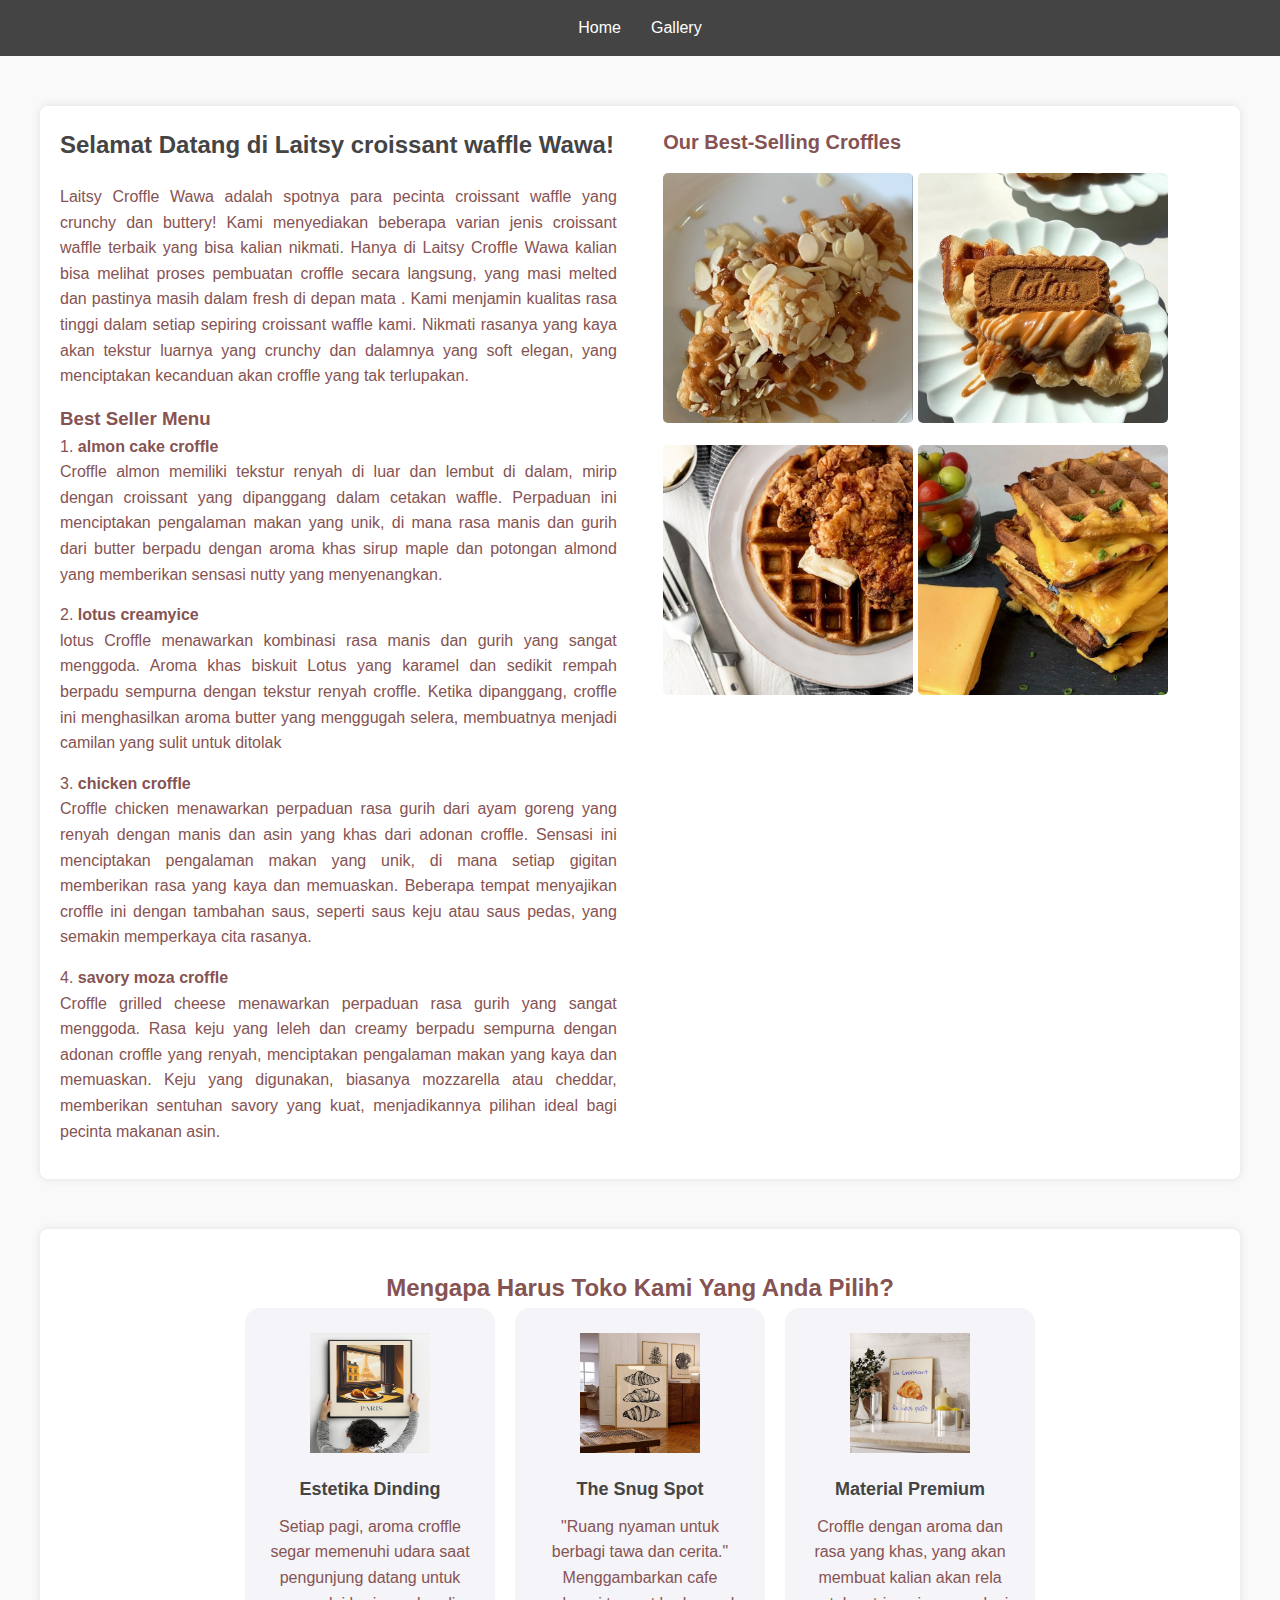
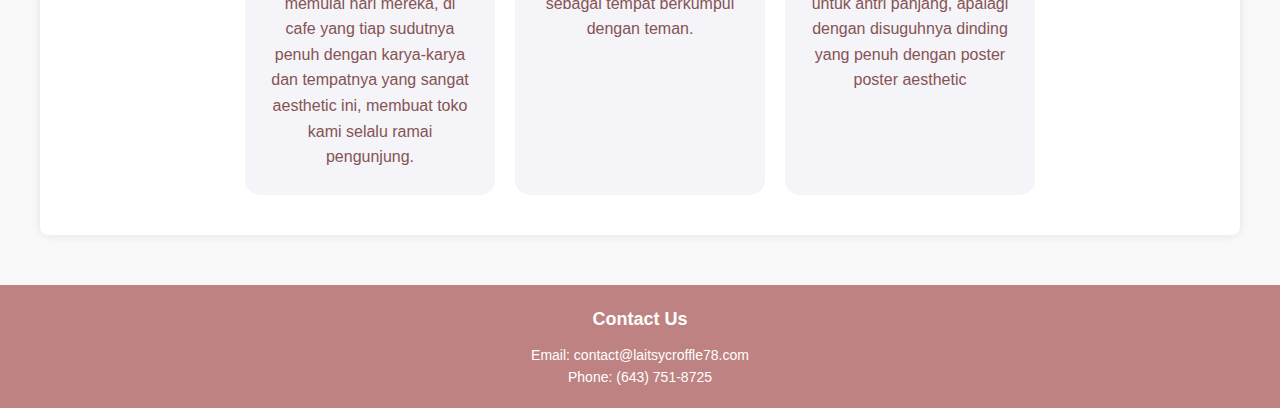
<file: index.html>
<!DOCTYPE html>
<html lang="en">
<head>
    <meta charset="UTF-8">
    <meta name="viewport" content="width=device-width, initial-scale=1.0">
    <title>Our Coffee Shop</title>
    <link rel="stylesheet" href="style.css">
</head>
<body>

    <!-- Navbar -->
    <nav>
        <a href="index.html">Home</a>
        <a href="gallery.html">Gallery</a>
    </nav>

    <!-- Flex Section -->
    <section class="container-1">
        <div class="about">
            <h2>Selamat Datang di Laitsy croissant waffle Wawa!</h2>
            <p>Laitsy Croffle Wawa adalah spotnya para pecinta croissant waffle yang crunchy dan buttery! 
            Kami menyediakan beberapa varian jenis croissant waffle terbaik yang bisa kalian nikmati.
            Hanya di Laitsy Croffle Wawa kalian bisa melihat proses pembuatan croffle secara langsung, 
            yang masi melted dan pastinya masih dalam fresh di depan mata . 
            Kami menjamin kualitas rasa tinggi dalam setiap sepiring croissant waffle kami. 
            Nikmati rasanya yang kaya akan tekstur luarnya yang crunchy dan dalamnya yang soft elegan, 
            yang menciptakan kecanduan akan croffle yang tak terlupakan.</p>
            <h3>Best Seller Menu</h3>
                <p>1. <strong>almon cake croffle</strong><br>
                    Croffle almon memiliki tekstur renyah di luar dan lembut di dalam, mirip dengan croissant yang 
                    dipanggang dalam cetakan waffle. Perpaduan ini menciptakan pengalaman makan yang unik, di mana rasa 
                    manis dan gurih dari butter berpadu dengan aroma khas sirup maple dan potongan almond yang memberikan 
                    sensasi nutty yang menyenangkan.</p>
                <p>2. <strong>lotus creamyice</strong><br>
                    lotus Croffle menawarkan kombinasi rasa manis dan gurih yang sangat menggoda. Aroma khas biskuit Lotus
                    yang karamel dan sedikit rempah berpadu sempurna dengan tekstur renyah croffle. Ketika dipanggang, 
                    croffle ini menghasilkan aroma butter yang menggugah selera, membuatnya menjadi camilan yang sulit 
                    untuk ditolak</p>
                <p>3. <strong>chicken croffle</strong><br>
                    Croffle chicken menawarkan perpaduan rasa gurih dari ayam goreng yang renyah dengan manis dan asin
                    yang khas dari adonan croffle. Sensasi ini menciptakan pengalaman makan yang unik, di mana setiap 
                    gigitan memberikan rasa yang kaya dan memuaskan. Beberapa tempat menyajikan croffle ini dengan 
                    tambahan saus, seperti saus keju atau saus pedas, yang semakin memperkaya cita rasanya.</p>
                <p>4. <strong>savory moza croffle</strong><br>
                    Croffle grilled cheese menawarkan perpaduan rasa gurih yang sangat menggoda. Rasa keju yang leleh 
                    dan creamy berpadu sempurna dengan adonan croffle yang renyah, menciptakan pengalaman makan yang kaya
                    dan memuaskan. Keju yang digunakan, biasanya mozzarella atau cheddar, memberikan sentuhan savory 
                    yang kuat, menjadikannya pilihan ideal bagi pecinta makanan asin.</p>
                
        </div>
        

        <div class="best-sellers">
            <h3>Our Best-Selling Croffles</h3>
            <img src="almon.jpeg" alt="Best Seller Croffle 1">
            <img src="lotus.jpeg" alt="Best Seller Croffle 2">
            <img src="Fried Chicken.jpeg" alt="Best Seller Croffle 3">
            <img src="Grilled Cheese.jpeg" alt="Best Seller Croffle 4">
        </div>
    </section>

    <section class="karyaestetikakami">
        <h2>Mengapa Harus Toko Kami Yang Anda Pilih?</h2>
        <div class="karya">
            <div class="karya1">
                <img src="parisposter.jpeg" alt="paris poster">
                <h3>Estetika Dinding</h3>
                <p>Setiap pagi, aroma croffle segar memenuhi udara saat pengunjung datang untuk memulai hari mereka, 
                di cafe yang tiap sudutnya penuh dengan karya-karya dan tempatnya yang sangat aesthetic ini, membuat toko
                kami selalu ramai pengunjung.</p>
            </div>
            <div class="karya2">
                <img src="Croissant Pastry Kitchen.jpeg" alt="Croissant Pastry">
                <h3>The Snug Spot</h3>
                <p>"Ruang nyaman untuk berbagi tawa dan cerita."
                    Menggambarkan cafe sebagai tempat berkumpul dengan teman.</p>
            </div>
            <div class="karya3">
                <img src="Croissant Poster Print poster.jpeg" alt="croissant">
                <h3>Material Premium</h3>
                <p>Croffle dengan aroma dan rasa yang khas, yang akan membuat kalian akan rela untuk antri panjang, apalagi
                dengan disuguhnya dinding yang penuh dengan poster poster aesthetic
                </p>
            </div>
        </div>
    </section>

    <!-- Contact Info -->
    <footer>
        <h4>Contact Us</h4>
        <p>Email: contact@laitsycroffle78.com</p>
        <p>Phone: (643) 751-8725</p>
    </footer>
</body>
</html>
</file>
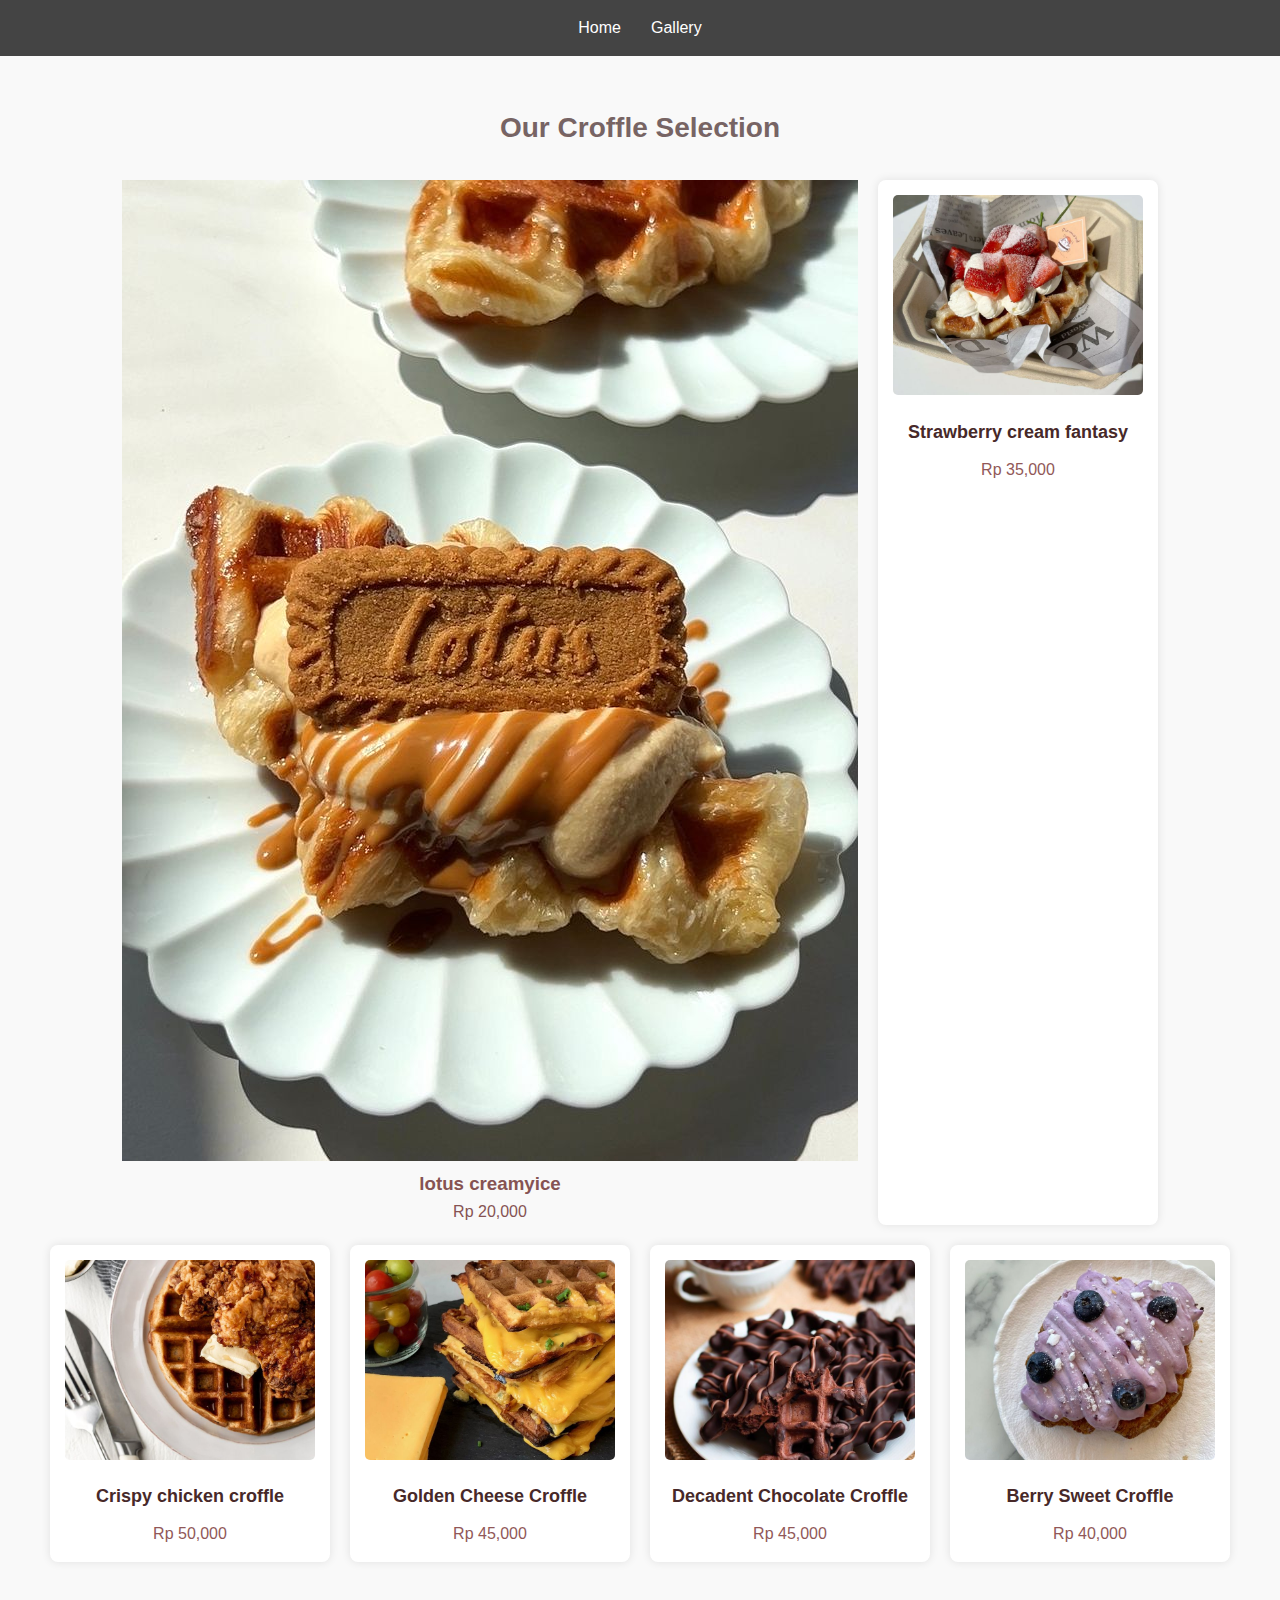
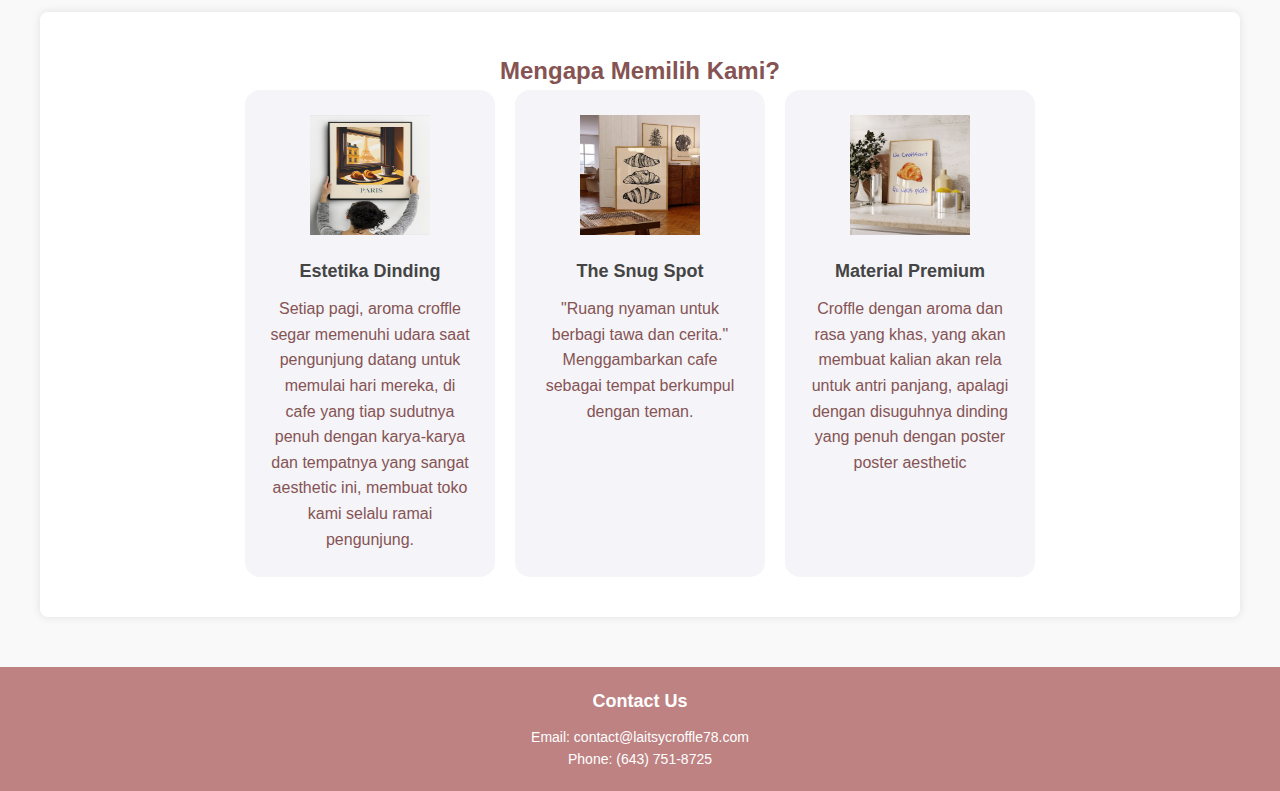
<file: cakegallery.html>
<!DOCTYPE html>
<html lang="en">
<head>
    <meta charset="UTF-8">
    <meta name="viewport" content="width=device-width, initial-scale=1.0">
    <title>Coffee Gallery</title>
    <link rel="stylesheet" href="style.css">
</head>
<body>

    <!-- Navbar -->
    <nav>
        <a href="index.html">Home</a>
        <a href="cakegallery.html">Gallery</a>
    </nav>

    <section class="gallery">
        <div class="judul">
            <h2>Our Croffle Selection</h2>
        </div>
        <div class="croffle-item-container">
            <div class="coffee-item">
                <img src="lotus.jpeg" alt="lotus">
                <h3>lotus creamyice</h3>
                <p>Rp 20,000</p>
            </div>
            <div class="croffle-item">
                <img src="strawberry.jpeg" alt="strawberry">
                <h3>Strawberry cream fantasy</h3>
                <p>Rp 35,000</p>
            </div>
            <div class="croffle-item">
                <img src="Fried Chicken.jpeg" alt="FriedChicken">
                <h3>Crispy chicken croffle</h3>
                <p>Rp 50,000</p>
            </div>
            <div class="croffle-item">
                <img src="Grilled Cheese.jpeg" alt="GrilledCheese">
                <h3>Golden Cheese Croffle</h3>
                <p>Rp 45,000</p>
            </div>
            <div class="croffle-item">
                <img src="chocolate.jpeg" alt="chocolate">
                <h3>Decadent Chocolate Croffle</h3>
                <p>Rp 45,000</p>
            </div>
            <div class="croffle-item">
                <img src="blueberry.jpeg" alt="blueberry">
                <h3>Berry Sweet Croffle</h3>
                <p>Rp 40,000</p>
            </div>
        </div>
    </section>

    <section class="karyaestetikakami">
        <h2>Mengapa Memilih Kami?</h2>
        <div class="karya">
            <div class="karya1">
                <img src="parisposter.jpeg" alt="Pelayanan Ramah">
                <h3>Estetika Dinding</h3>
                <p>Setiap pagi, aroma croffle segar memenuhi udara saat pengunjung datang untuk memulai hari mereka, 
                    di cafe yang tiap sudutnya penuh dengan karya-karya dan tempatnya yang sangat aesthetic ini, membuat toko
                    kami selalu ramai pengunjung.</p>
            </div>
            <div class="karya2">
                <img src="Croissant Pastry Kitchen.jpeg" alt="Suasana Cozy">
                <h3>The Snug Spot</h3>
                <p>"Ruang nyaman untuk berbagi tawa dan cerita."
                    Menggambarkan cafe sebagai tempat berkumpul dengan teman.</p>
            </div>
            <div class="karya3">
                <img src="Croissant Poster Print poster.jpeg" alt="Bahan Berkualitas">
                <h3>Material Premium</h3>
                <p>Croffle dengan aroma dan rasa yang khas, yang akan membuat kalian akan rela untuk antri panjang, apalagi
                    dengan disuguhnya dinding yang penuh dengan poster poster aesthetic</p>
            </div>
        </div>
    </section>
    

    <!-- Contact Info -->
    <footer>
        <h4>Contact Us</h4>
        <p>Email: contact@laitsycroffle78.com</p>
        <p>Phone: (643) 751-8725</p>
    </footer>
</body>
</html>
</file>
<file: style.css>
/* General Reset */
* {
    margin: 0;
    padding: 0;
    box-sizing: border-box;
    font-family: Arial, sans-serif;
}

body {
    background-color: #f9f9f9;
    color: #865353;
    line-height: 1.6;
}

/* Navbar */
nav {
    display: flex;
    justify-content: center;
    background-color: #444;
    padding: 15px;
}

nav a {
    color: #fff;
    margin: 0 15px;
    text-decoration: none;
    font-size: 16px;
}

nav a:hover {
    text-decoration: underline;
}

/* Section Container (Index Page) */
.container-1 {
    display: flex;
    justify-content: space-between;
    align-items: flex-start;
    max-width: 1200px;
    margin: 50px auto;
    padding: 20px;
    background-color: #fff;
    box-shadow: 0 0 10px rgba(0, 0, 0, 0.1);
    border-radius: 8px;
}

.about, .best-sellers {
    width: 48%;
}

.about h2 {
    color: #444;
    font-size: 24px;
    margin-bottom: 20px;
}

.about p {
    font-size: 16px;
    margin-bottom: 15px;
    text-align: justify;
}

.best-sellers h3 {
    font-size: 20px;
    margin-bottom: 15px;
}

/* Best Sellers Section */
.best-sellers img {
    width: 250px; /* Ukuran seragam */
    height: 250px; /* Ukuran seragam */
    margin-bottom: 15px;
    border-radius: 5px;
    object-fit: cover; /* Menyesuaikan isi gambar agar proporsional */
}

/* Features Section */
.karyaestetikakami {
    max-width: 1200px;
    margin: 50px auto;
    padding: 40px 20px;
    text-align: center;
    background-color: #fff;
    border-radius: 8px;
    box-shadow: 0 0 10px rgba(0, 0, 0, 0.1);
}

.karyakami h2 {
    font-size: 30px;
    margin-bottom: 30px;
    color: #865353;
    font-weight: bold;
}

.karya {
    display: flex;
    flex-wrap: wrap;
    gap: 20px;
    justify-content: center;
}

.karya div {
    background-color: #f4f4f9;
    padding: 25px;
    border-radius: 15px;
    width: 250px;
    text-align: center;
    transition: transform 0.3s ease;
}

.karya div:hover {
    transform: scale(1.05);
}

.karya img {
    width: 120px;
    height: 120px;
    margin-bottom: 15px;
}

.karya h3 {
    font-size: 18px;
    margin-bottom: 10px;
    color: #444;
}

/* Gallery Page */
.gallery {
    max-width: 1200px;
    margin: 50px auto;
    display: flex;
    flex-direction: column; /* Mengatur agar elemen di galeri tersusun secara vertikal */
    align-items: center;
    text-align: center;
}

.gallery .judul {
    margin-bottom: 30px;
}

.gallery .judul h2 {
    font-size: 28px;
    color: #776464;
}

.croffle-item-container {
    display: flex;
    flex-wrap: wrap;
    gap: 20px;
    justify-content: center;
}

.croffle-item {
    width: 280px;
    background-color: white;
    padding: 15px;
    box-shadow: 0 0 10px rgba(0, 0, 0, 0.1);
    border-radius: 8px;
    text-align: center;
    transition: transform 0.3s ease;
}

.croffle-item:hover {
    transform: translateY(-5px);
}

.croffle-item img {
    width: 100%;
    height: 200px; /* Menyamaratakan tinggi gambar */
    object-fit: cover; /* Memastikan gambar tetap proposional */
    margin-bottom: 15px;
    border-radius: 5px;
}

.croffle-item h3 {
    font-size: 18px;
    margin-bottom: 10px;
    color: #472929;
}

.croffle-item p {
    font-size: 16px;
    color: #915858;
}

/* Footer */
footer {
    text-align: center;
    padding: 20px;
    background-color: #be8282;
    color: #fff;
    margin-top: 50px;
}

footer h4 {
    font-size: 18px;
    margin-bottom: 10px;
}

footer p {
    font-size: 14px;
}

/* Responsive Design */

/* Tablet Devices (max-width: 768px) */
@media (max-width: 768px) {
    .container-1 {
        flex-direction: column;
        align-items: center;
        padding: 15px;
    }

    .about, .best-sellers {
        width: 100%;
    }

    .best-sellers img {
        width: 200px;
        height: 200px;
    }

    .hiasan div {
        width: 90%;
    }

    .gallery .judul h2 {
        font-size: 24px;
    }

    .croffle-item {
        width: 90%;
    }
}

/* Mobile Devices (max-width: 576px) */
@media (max-width: 576px) {
    nav {
        flex-direction: column;
        align-items: center;
    }

    nav a {
        margin: 5px 0;
    }

    .gallery .judul h2 {
        font-size: 20px;
    }

    .croffle-item img {
        height: 150px;
    }

    footer {
        font-size: 12px;
    }
}
</file>
